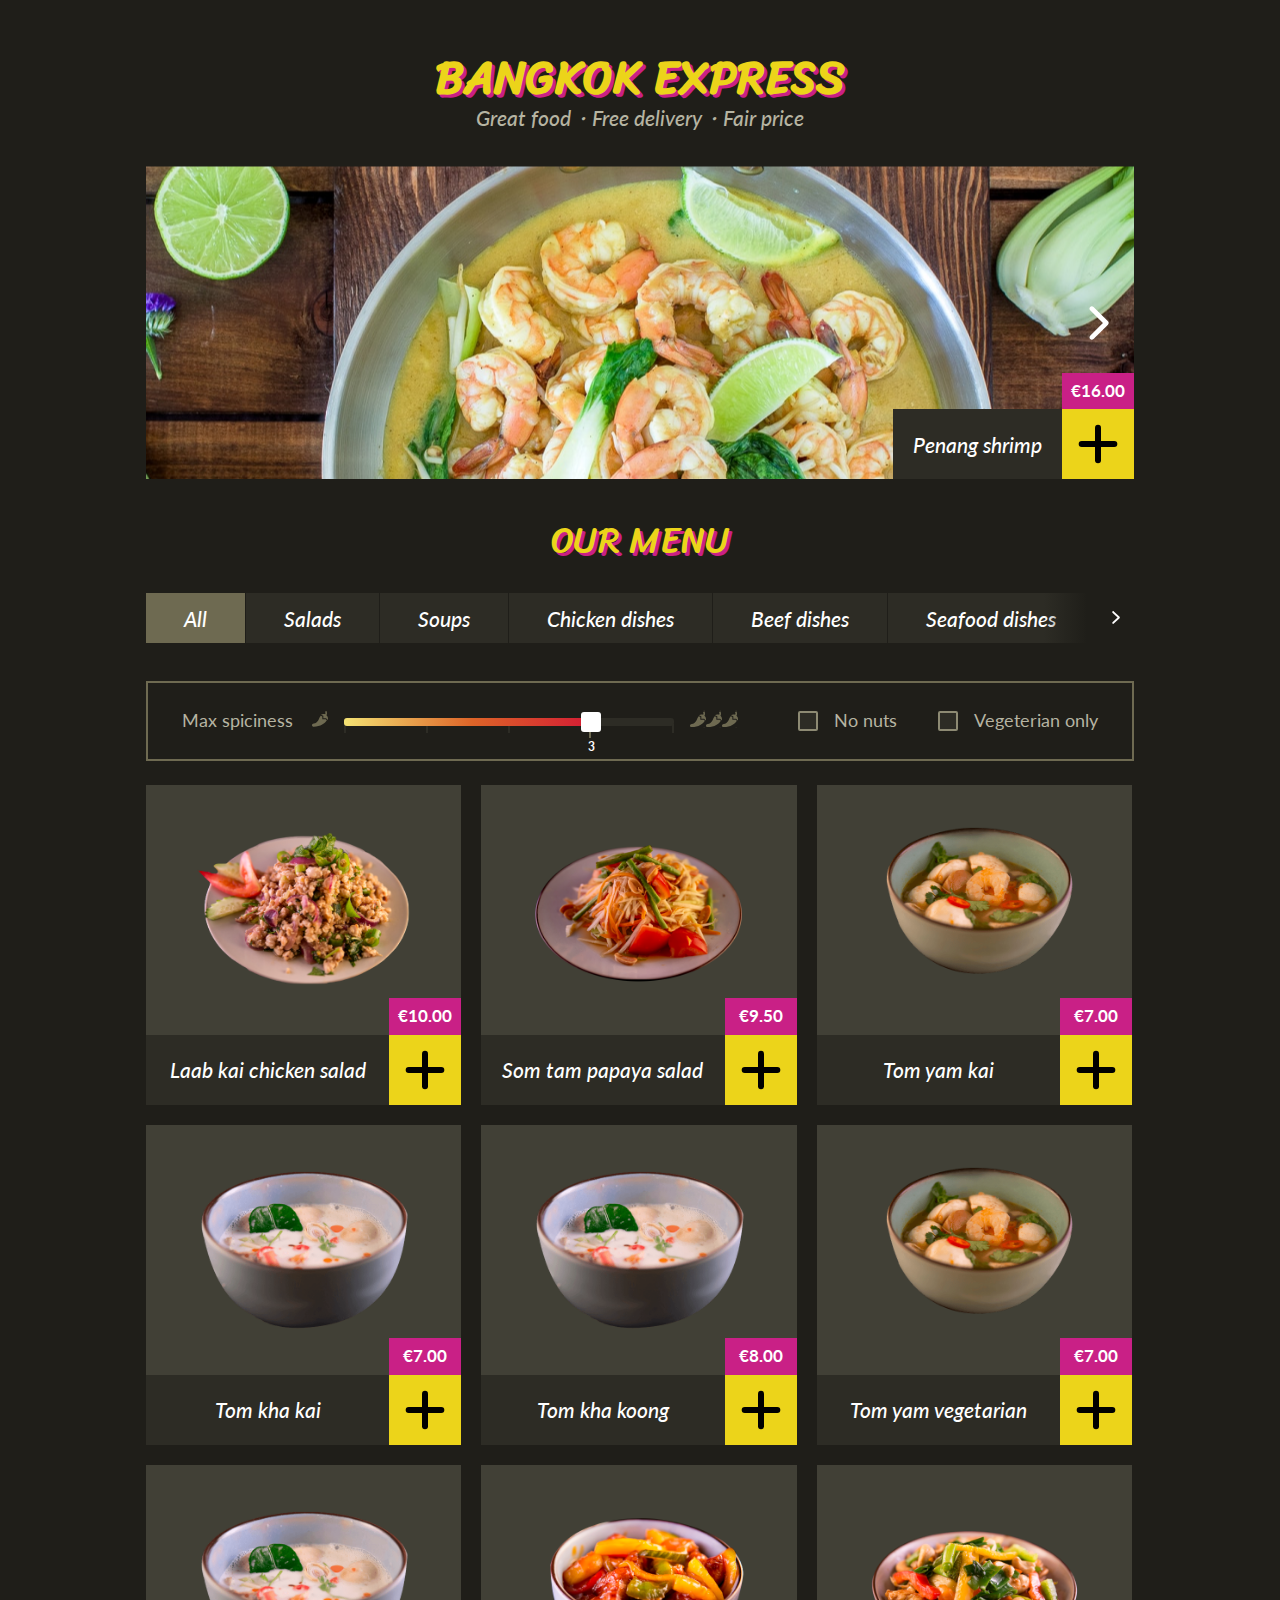
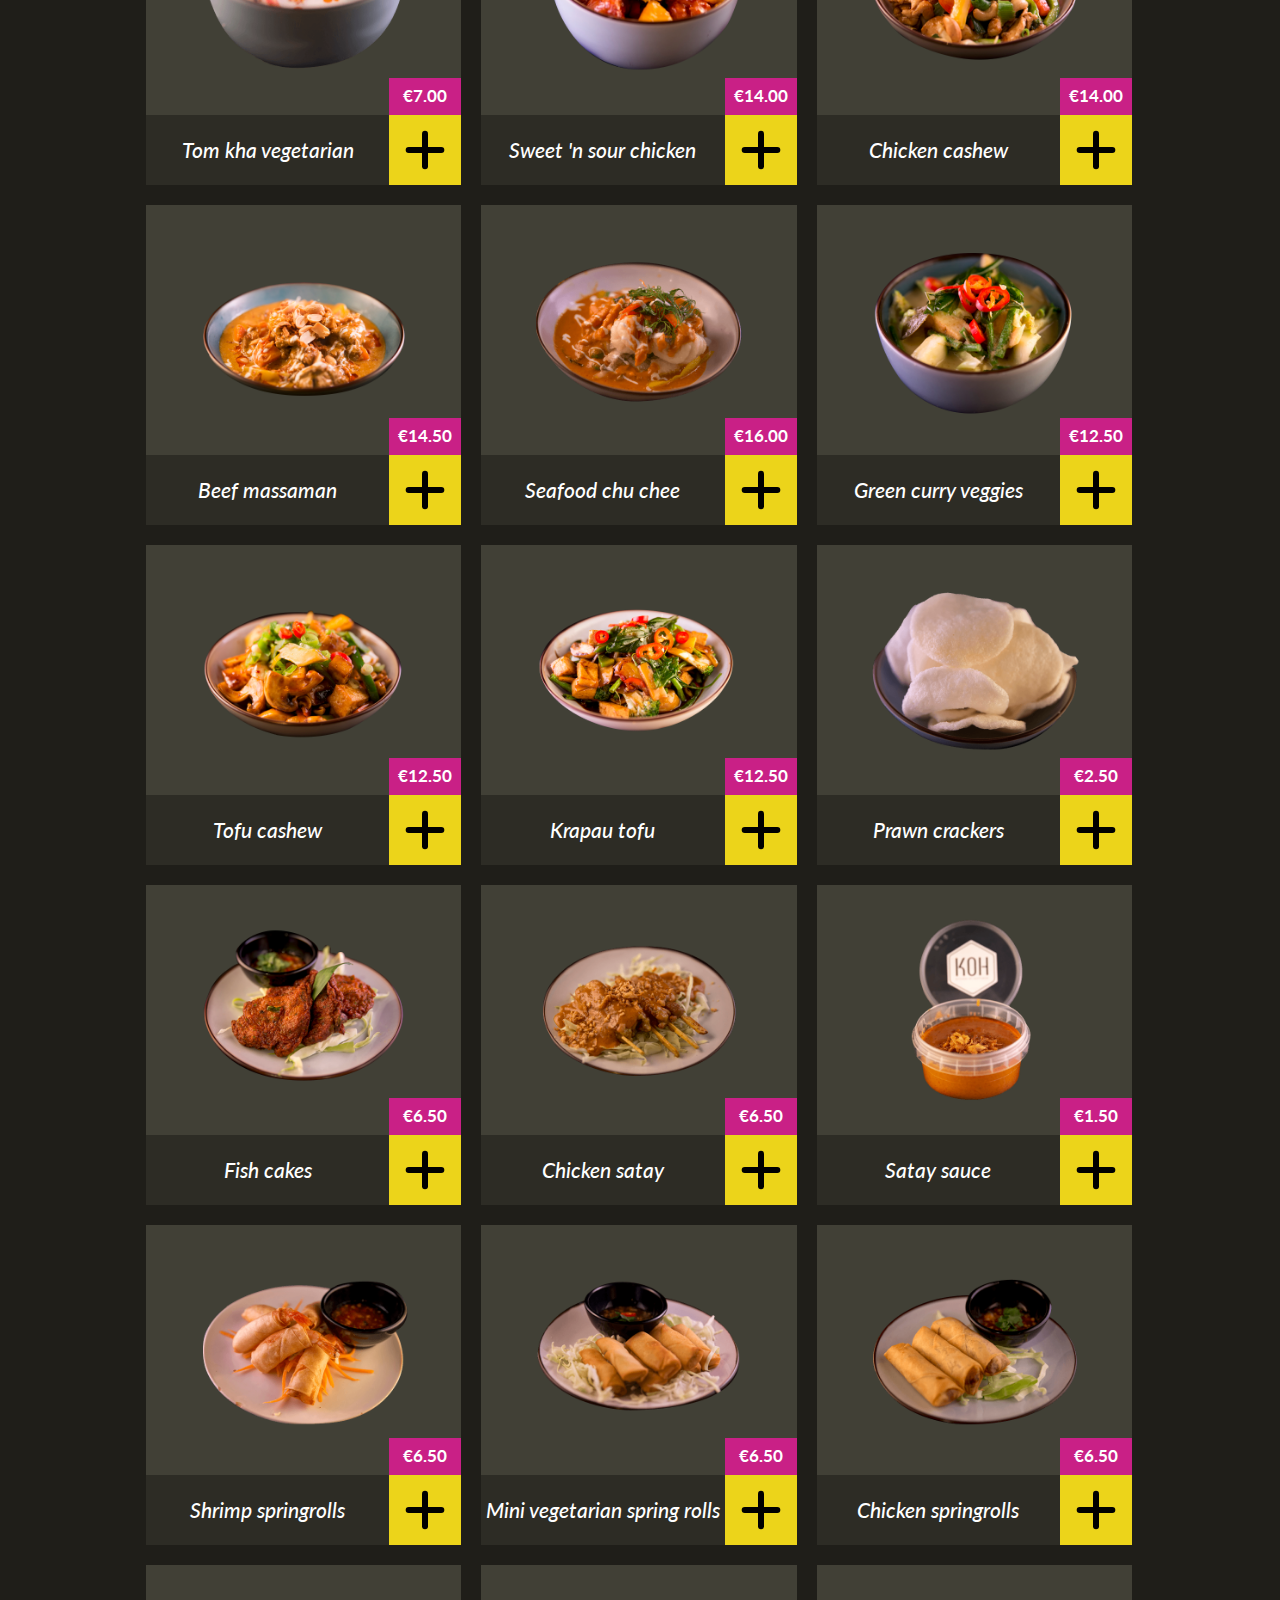
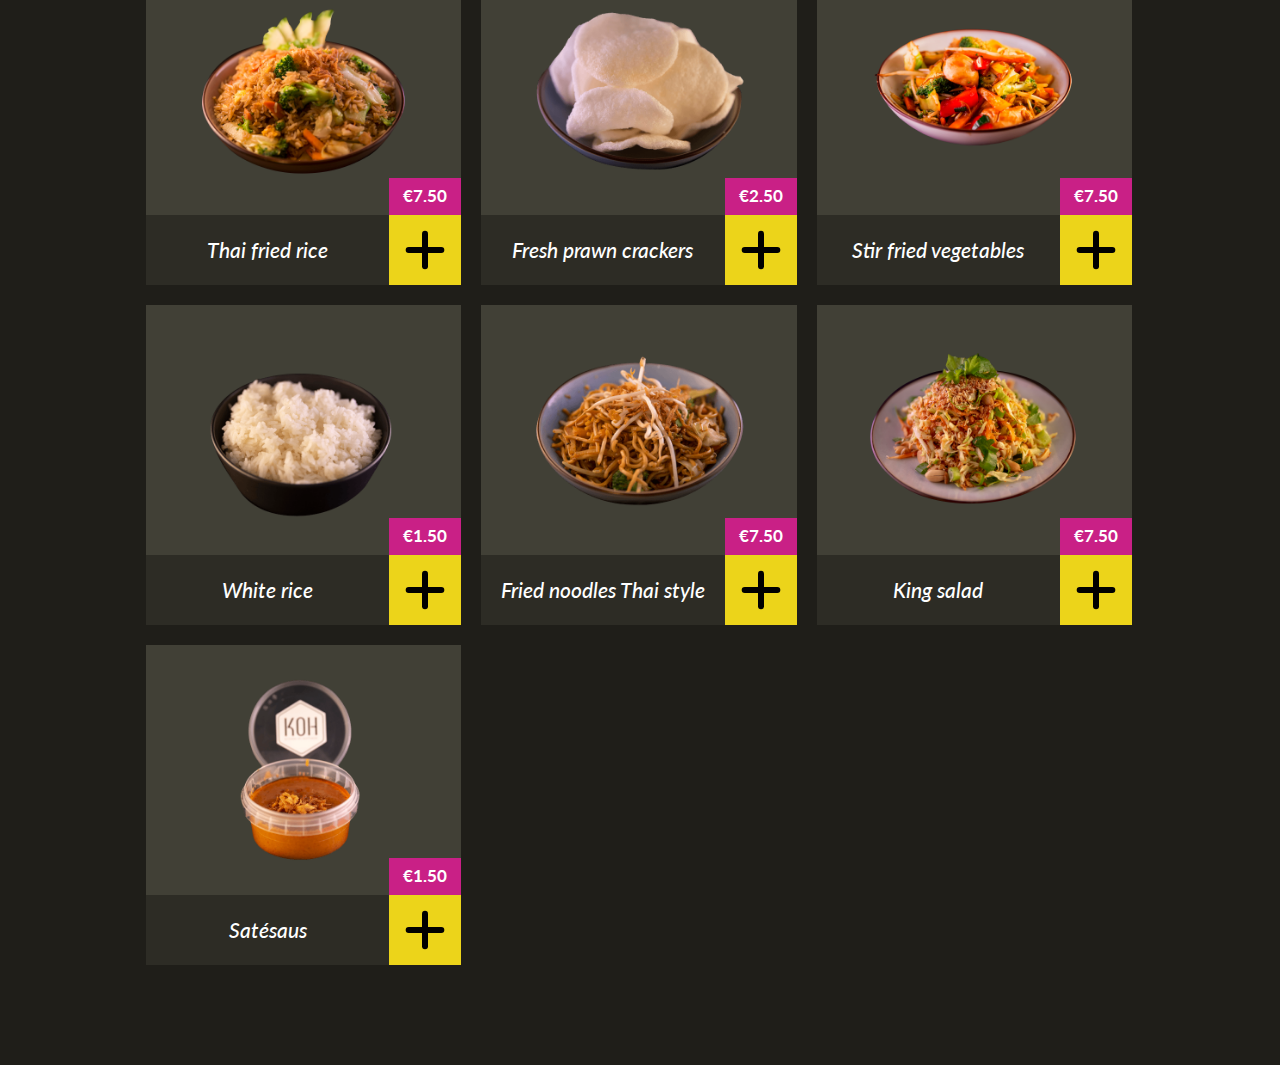
<file: docs/index.html>
<!DOCTYPE html>
<html>

<head>
  <meta charset="utf-8" />
  <meta name="viewport" content="width=device-width, initial-scale=1" />
  <title>Бангкок Экспресс</title>

  <link rel="stylesheet" href="./assets/styles/common.css" />
  <link rel="stylesheet" href="./9-module/2-task/all.css">

  <script type="module">
    import Main from './9-module/2-task/index.js';

    let main = new Main();

    main.render()
      .then(() => console.log('Страница готова!'));
  </script>
</head>

<body>
  <header class="header container">
    <!-- the font does not support cyrillic -->
    <h1 class="heading logo">Bangkok Express</h1>
    <h3 class="subheading">Great food・Free delivery・Fair price</h3>

    <div data-cart-icon-holder>
    </div>
  </header>

  <main>
    <div class="container" data-carousel-holder></div>

    <div class="container">
      <h2 class="section-heading">
        Our Menu
      </h2>
      <div data-ribbon-holder></div>
    </div>

    <div class="container">
      <div class="filters">
        <div class="filters__inner">
          <div class="filters__group">
            <label class="filters__label">Max spiciness</label>
            <div class="filters__slider" data-slider-holder></div>
          </div>
          <div class="filters__group">
            <div class="filters__checkbox">
              <input
                class="styled-checkbox"
                id="nuts-checkbox"
                type="checkbox"
                value="1"
              >
              <label for="nuts-checkbox">
                <span class="filters__label">No nuts</span>
              </label>
            </div>
          </div>
          <div class="filters__group">
            <div class="filters__checkbox">
              <input
                class="styled-checkbox"
                id="vegeterian-checkbox"
                type="checkbox"
                value="1"
              >
              <label for="vegeterian-checkbox">
                <span class="filters__label">Vegeterian only</span>
              </label>
            </div>
          </div>
        </div>
      </div>
    </div>

    <div class="container" data-products-grid-holder>
      <div class="products-grid is-loading">
        <div class="products-grid__skeleton">
          <div class="products-grid__skeleton-item"></div>
          <div class="products-grid__skeleton-item"></div>
          <div class="products-grid__skeleton-item"></div>
          <div class="products-grid__skeleton-item"></div>
          <div class="products-grid__skeleton-item"></div>
          <div class="products-grid__skeleton-item"></div>
        </div>
        <div class="products-grid__inner"></div>
      </div>
    </div>
  </main>
</body>

</html>
</file>
<file: docs/assets/styles/common.css>
@import "https://fonts.googleapis.com/css?family=Lato:400,400i|Source+Sans+Pro|Sriracha&display=swap";
@import "./button.css";

:root {
  --color-white: #fff;
  --color-black: #1f1e19;
  --color-yellow: #ecd41a;
  --color-yellow-dark: #c8b416;
  --color-pink: #c92086;
  --color-black-light: #6e6a51;
  --color-black-middle: #414036;
  --color-black-dark: #2d2c25;
  --color-grey: #b6b4a2;
  --color-body: var(--color-white);
  --carousel-height: 313px;
  --card-height: 320px;
  --font-primary: "Lato";
  --font-secondary: "Sriracha";
}

html {
  font-family: sans-serif;
  -ms-text-size-adjust: 100%;
  -webkit-text-size-adjust: 100%;
}

body {
  font-family: var(--font-primary), cursive;
  color: var(--color-body);
  font-size: 16px;
  line-height: 1.5;
  background-color: var(--color-black);
  margin: 0;
  -webkit-font-smoothing: antialiased;
  -moz-osx-font-smoothing: grayscale;
}

a {
  background-color: transparent;
  -webkit-text-decoration-skip: objects;
}

a:active,
a:hover {
  outline-width: 0;
}

* {
  margin: 0;
  padding: 0;
  box-sizing: border-box;
}

body main {
  position: relative;
  z-index: 2;
  padding-bottom: 100px;
}

.text-center {
  text-align: center;
}

select {
  -webkit-appearance: none;
  -moz-appearance: none;
  appearance: none;
}

button {
  box-shadow: none;
  outline: none;
  border: none;
  background-color: transparent;
}

p {
  font-family: var(--font-primary), sans-serif;
  margin: 0;
}

h1,
.heading {
  font-size: 46px;
  line-height: 1.2;
  color: var(--color-yellow);
  text-shadow: 3px 3px var(--color-pink);
  margin: 0;
  text-align: center;
  text-transform: uppercase;
}

.heading.logo {
  font-family: var(--font-secondary), sans-serif;
}

h2,
.section-heading {
  font-family: var(--font-secondary), sans-serif;
  font-size: 36px;
  line-height: 1.2;
  font-weight: 400;
  color: var(--color-yellow);
  text-shadow: 3px 3px var(--color-pink);
  margin: 40px 0 30px;
  text-align: center;
  text-transform: uppercase;
}

.page-title {
  font-size: 230px;
  line-height: 1;
  font-weight: 400;
  color: var(--color-yellow);
  text-shadow: 6px 6px var(--color-pink);
  text-align: center;
  text-transform: uppercase;
  margin-bottom: 26px;
}

.general-text {
  font-family: var(--font-secondary), sans-serif;
  font-style: italic;
  font-weight: 700;
  font-size: 21px;
  line-height: 1.2;
  color: var(--color-body);
  text-align: center;
}

.container {
  max-width: 988px;
  margin: 0 auto;
}

.container_half {
  max-width: 494px;
}

.header {
  padding: 50px 0 36px;
  position: relative;
}

.subheading {
  font-size: 21px;
  font-style: italic;
  font-weight: 500;
  line-height: 1.2;
  text-align: center;
  color: var(--color-grey);
  margin: 0;
}

@media all and (max-width: 767px) {
  h1,
  .heading {
    font-size: 32px;
  }

  .subheading {
    font-size: 18px;
  }

  h2,
  .section-heading {
    font-size: 28px;
    margin: 40px 0 20px;
  }

  .page-title {
    font-size: 118px;
    text-shadow: 4px 4px var(--color-pink);
  }

  .header {
    padding: 20px 0 30px;
    overflow: hidden;
  }

}

@media only screen and (max-width: 480px) {
  html {
    font-size: 100%;
  }
}

@keyframes loadingSpinner {
  from {
    transform: rotate(0deg);
  }
  to {
    transform: rotate(360deg);
  }
}
</file>
<file: docs/9-module/2-task/all.css>
/* Carousel */
@import '../../6-module/3-task/index.css';

/* RibbonMenu */
@import '../../7-module/1-task/index.css';

/* StepSlider */
@import '../../7-module/4-task/index.css';

/* ProductCard */
@import '../../6-module/2-task/index.css';
/* ProductsGrid */
@import '../../8-module/2-task/index.css';

/* Modal */
@import '../../7-module/2-task/index.css';
/* CartIcon */
@import '../../8-module/1-task/index.css';
/* Cart */
@import '../../8-module/4-task/index.css';

@import './filters.css'
</file>
